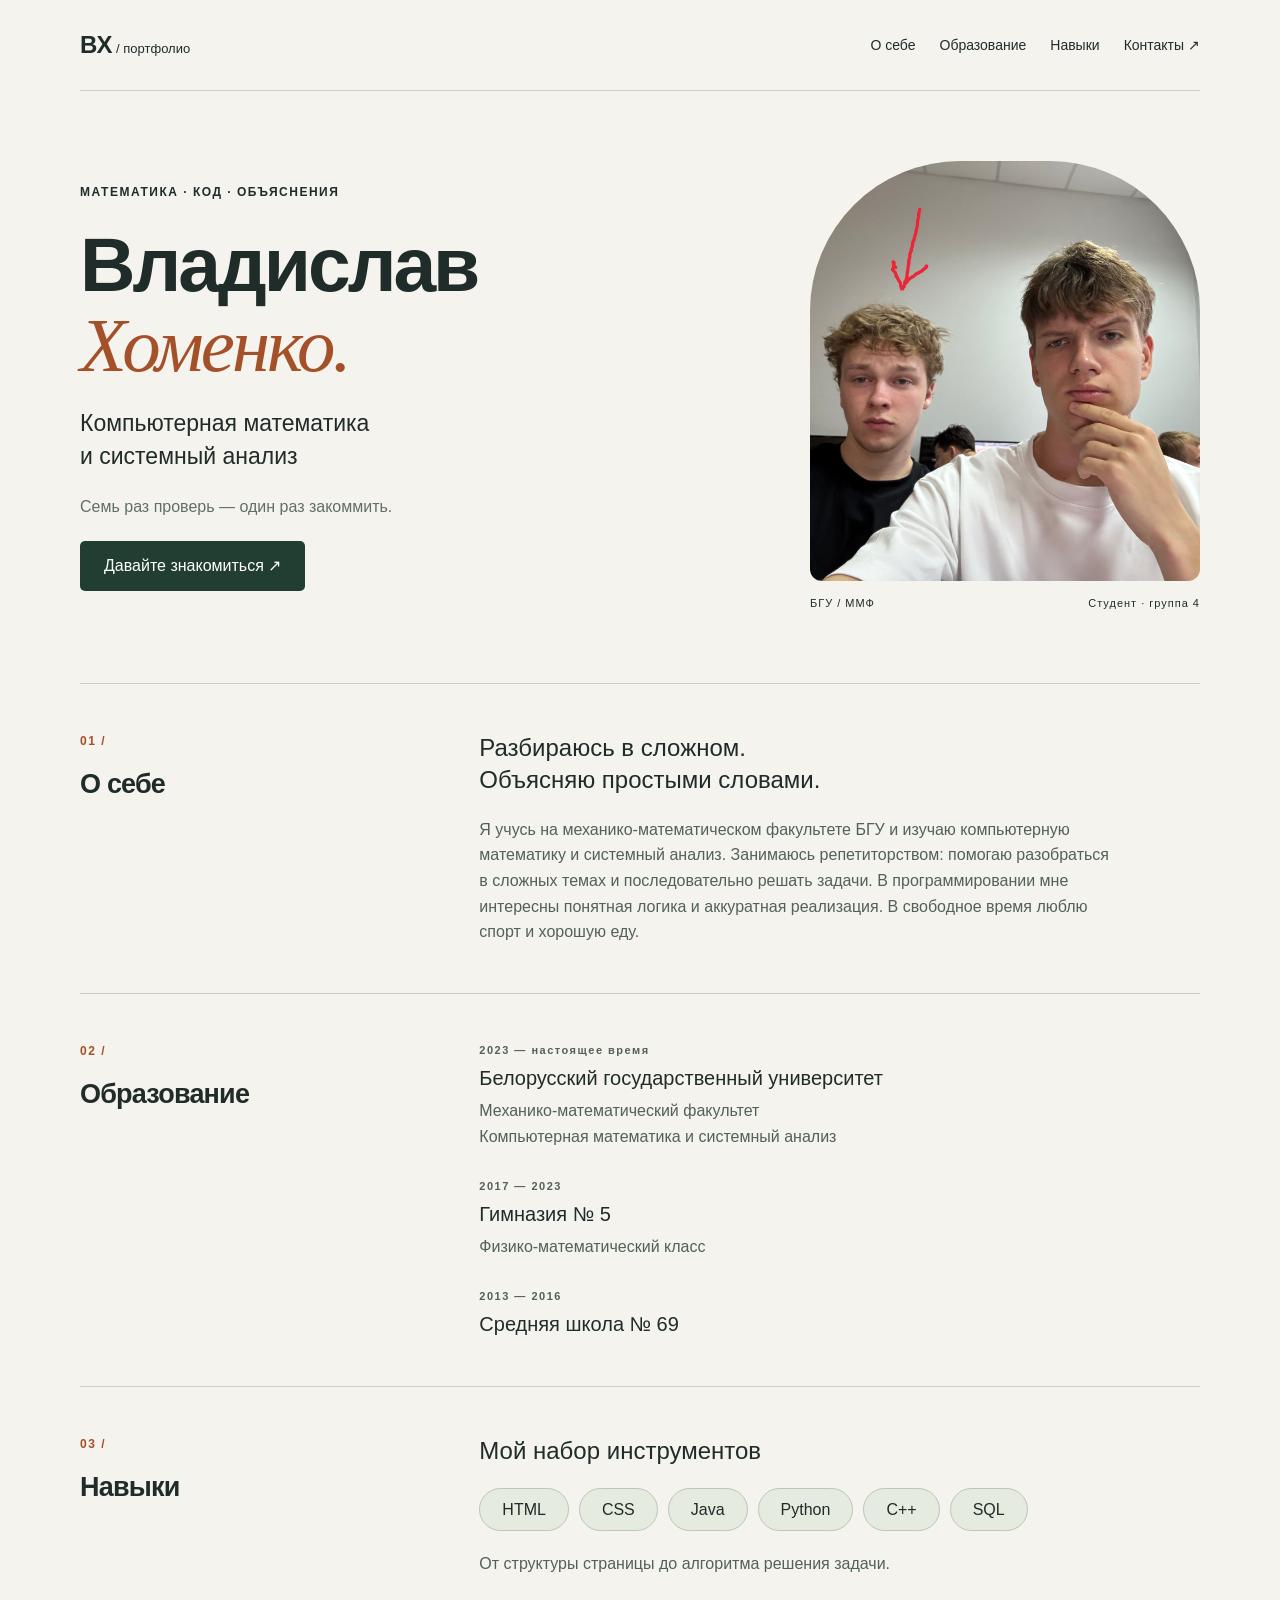
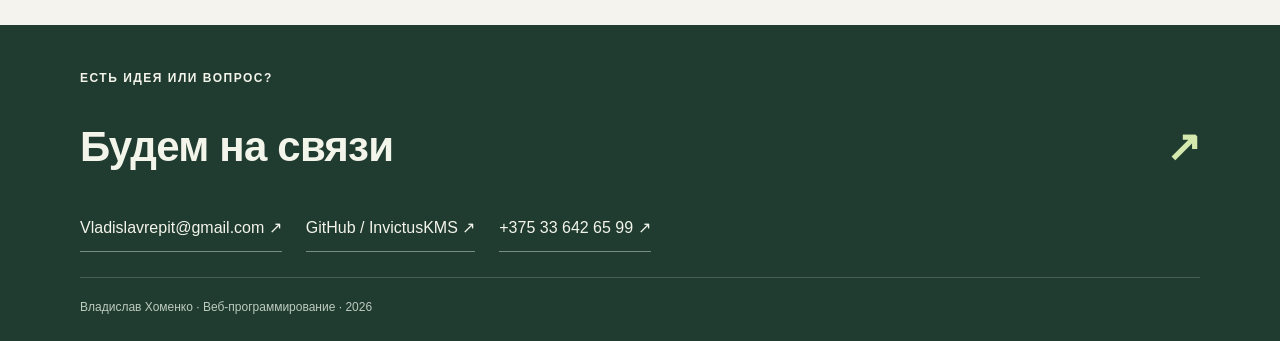
<file: task1/index.html>
<!DOCTYPE html>
<html lang="ru">
<head>
  <meta charset="utf-8">
  <meta name="viewport" content="width=device-width, initial-scale=1">
  <title>Владислав Хоменко — портфолио</title>
  <link rel="stylesheet" href="style.css">
  
</head>
<body>
<header class="hero" id="top">
  <nav aria-label="Навигация по резюме"><a class="brand" href="#top">ВХ<span> / портфолио</span></a><ul><li><a href="#about">О себе</a></li><li><a href="#education">Образование</a></li><li><a href="#skills">Навыки</a></li><li><a href="#contacts">Контакты ↗</a></li></ul></nav>
  <section class="intro" aria-labelledby="name">
    <article class="intro-text"><p class="eyebrow">МАТЕМАТИКА · КОД · ОБЪЯСНЕНИЯ</p><h1 id="name">Владислав<br><em>Хоменко.</em></h1><p class="lead">Компьютерная математика<br>и системный анализ</p><p class="motto">Семь раз проверь — один раз закоммить.</p><a class="button" href="#contacts">Давайте знакомиться ↗</a></article>
    <figure><img src="avatar.png" alt="Аватар Владислава Хоменко" width="400" height="420"><figcaption><span>БГУ / ММФ</span><span>Студент · группа 4</span></figcaption></figure>
  </section>
</header>
<main>
  <section id="about" class="row"><header class="section-title"><span class="number">01 /</span><h2>О себе</h2></header><article class="section-content"><h3>Разбираюсь в сложном.<br>Объясняю простыми словами.</h3><p>Я учусь на механико-математическом факультете БГУ и изучаю компьютерную математику и системный анализ. Занимаюсь репетиторством: помогаю разобраться в сложных темах и последовательно решать задачи. В программировании мне интересны понятная логика и аккуратная реализация. В свободное время люблю спорт и хорошую еду.</p></article></section>
  <section id="education" class="row"><header class="section-title"><span class="number">02 /</span><h2>Образование</h2></header><ul class="education section-content"><li><span class="date">2023 — настоящее время</span><h3>Белорусский государственный университет</h3><p>Механико-математический факультет<br>Компьютерная математика и системный анализ</p></li><li><span class="date">2017 — 2023</span><h3>Гимназия № 5</h3><p>Физико-математический класс</p></li><li><span class="date">2013 — 2016</span><h3>Средняя школа № 69</h3></li></ul></section>
  <section id="skills" class="row"><header class="section-title"><span class="number">03 /</span><h2>Навыки</h2></header><article class="section-content"><h3>Мой набор инструментов</h3><ul class="skills"><li>HTML</li><li>CSS</li><li>Java</li><li>Python</li><li>C++</li><li>SQL</li></ul><p>От структуры страницы до алгоритма решения задачи.</p></article></section>
</main>
<footer id="contacts"><p class="eyebrow">ЕСТЬ ИДЕЯ ИЛИ ВОПРОС?</p><h2>Будем на связи<span>↗</span></h2><ul class="contact-links"><li><a href="mailto:Vladislavrepit@gmail.com">Vladislavrepit@gmail.com ↗</a></li><li><a href="https://github.com/InvictusKMS">GitHub / InvictusKMS ↗</a></li><li><a href="tel:+375336426599">+375 33 642 65 99 ↗</a></li></ul><p class="copyright">Владислав Хоменко · Веб-программирование · 2026</p></footer>
</body>
</html>
</file>
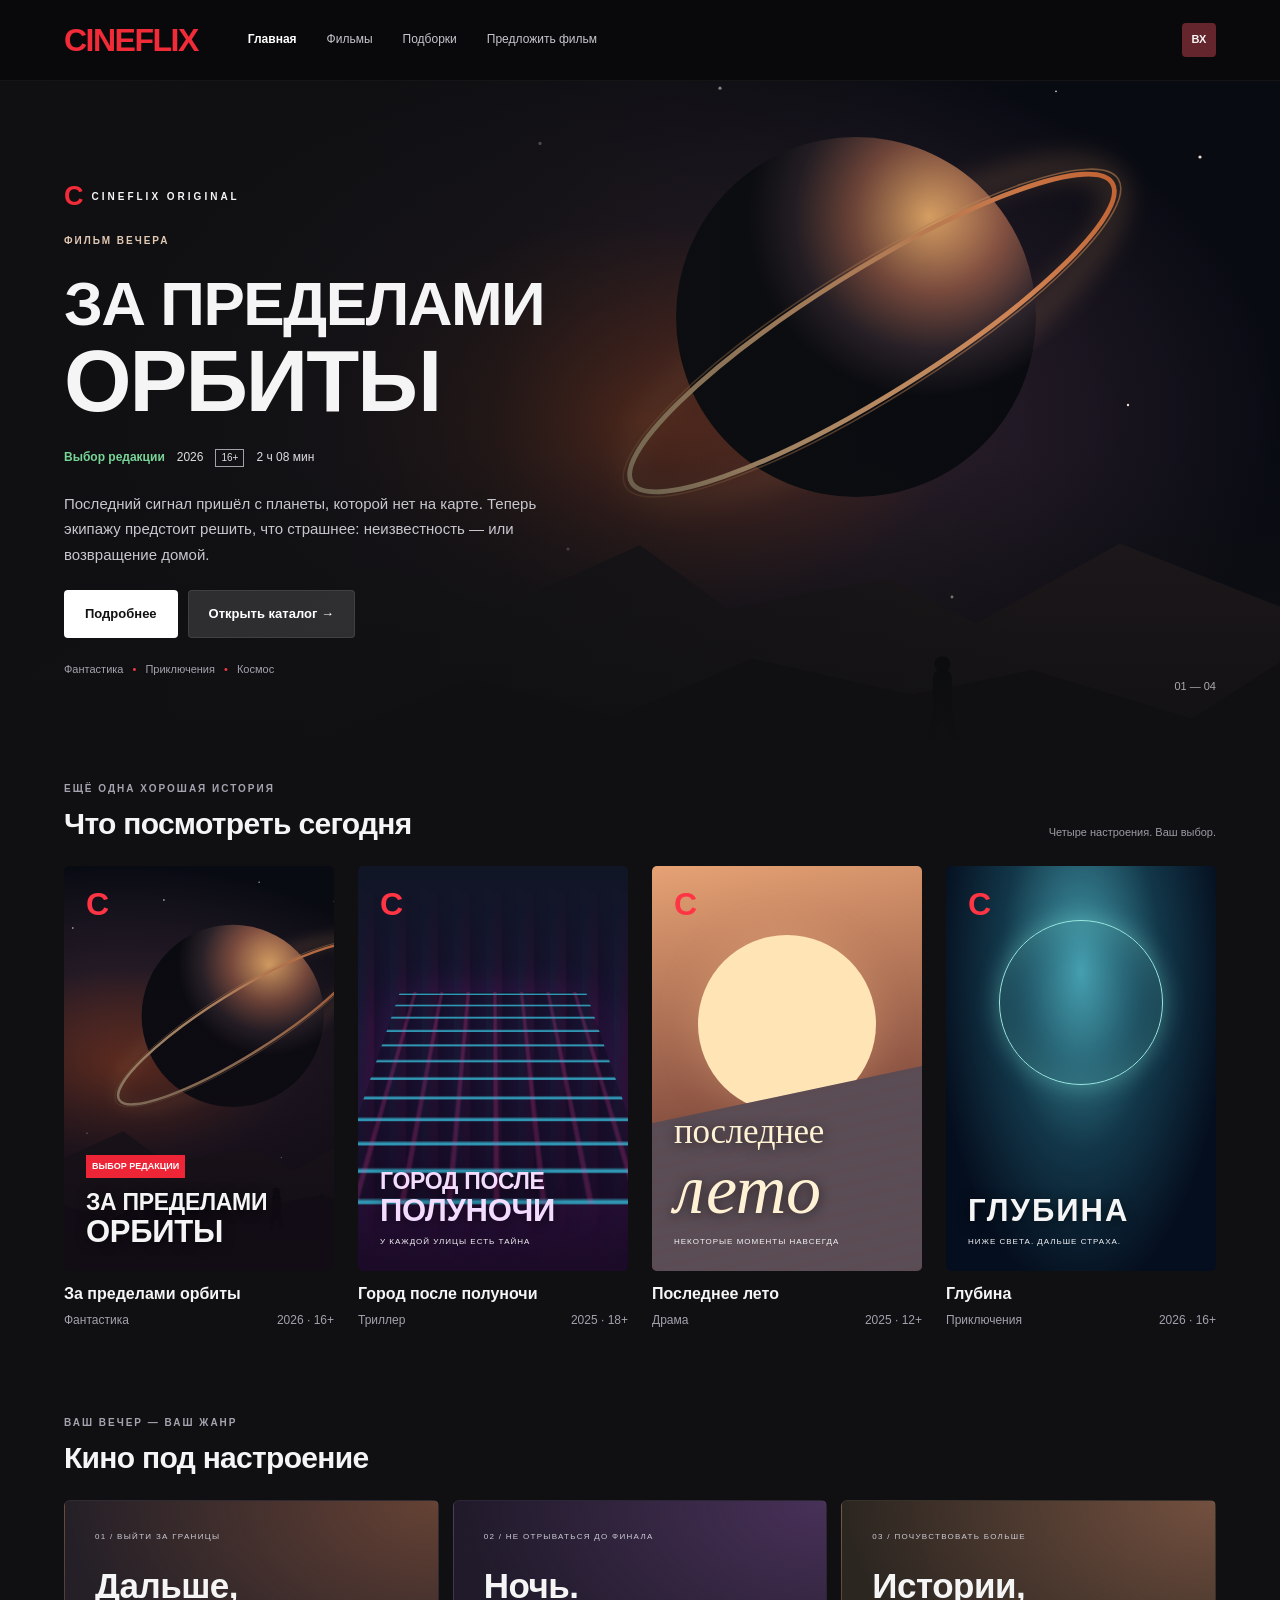
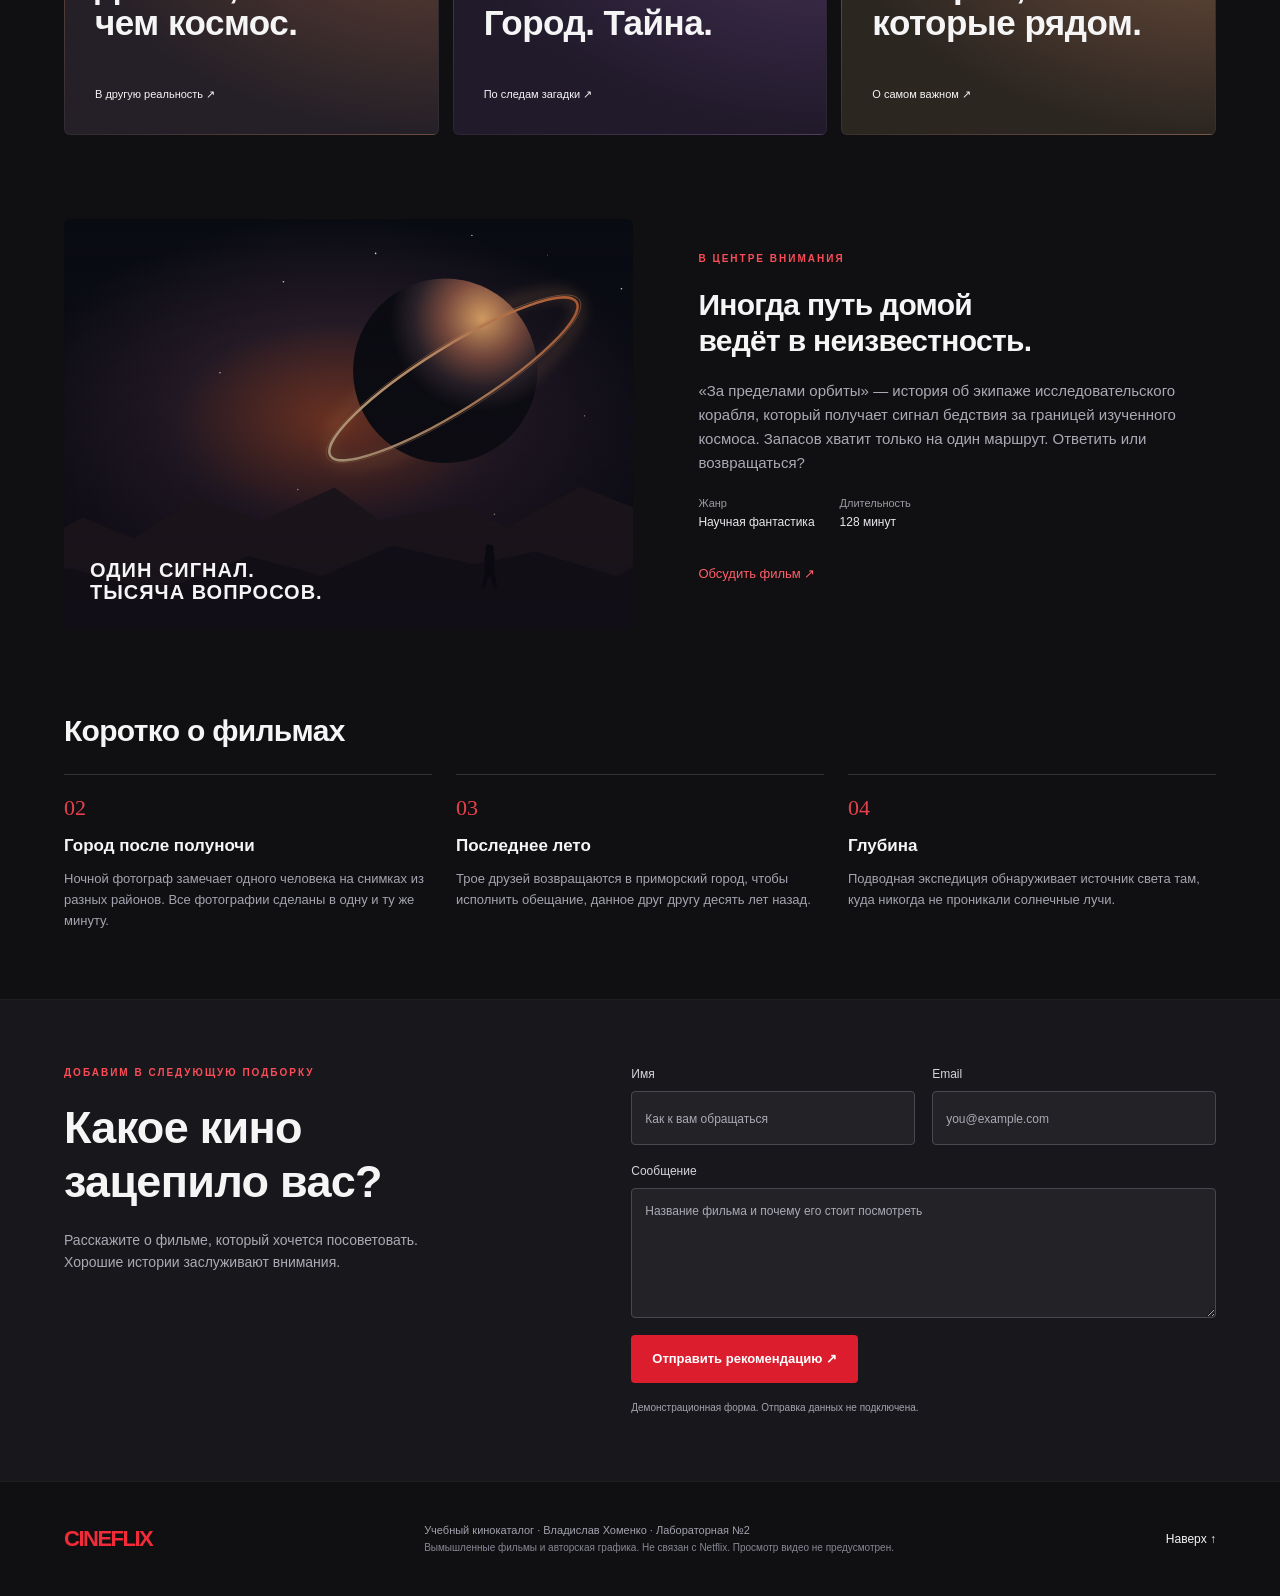
<file: task2/index.html>
<!DOCTYPE html>
<html lang="ru">

<head>
    <meta charset="utf-8">
    <meta name="viewport" content="width=device-width, initial-scale=1">
    <title>CINEFLIX — кино под настроение</title>
    <link rel="stylesheet" href="style.css">
</head>

<body>
    <header class="site-header"><a class="logo" href="#home" aria-label="Cineflix — главная">CINEFLIX</a>
        <nav class="desktop-nav" aria-label="Основная навигация"><a href="#home" class="current">Главная</a><a
                href="#films">Фильмы</a><a href="#collections">Подборки</a><a href="#contact">Предложить фильм</a></nav>
        <span class="profile" aria-label="Профиль Владислава">ВХ</span>
        <details class="mobile-nav">
            <summary aria-label="Открыть меню"><span></span><span></span><span></span></summary>
            <nav aria-label="Мобильная навигация"><a href="#home">Главная</a><a href="#films">Фильмы</a><a
                    href="#collections">Подборки</a><a href="#contact">Предложить фильм</a></nav>
        </details>
    </header>
    <main id="home">
        <section class="hero" aria-labelledby="hero-title">
            <article class="hero-content">
                <p class="original"><b>C</b> CINEFLIX ORIGINAL</p>
                <p class="eyebrow">ФИЛЬМ ВЕЧЕРА</p>
                <h1 id="hero-title">ЗА ПРЕДЕЛАМИ<br><span>ОРБИТЫ</span></h1>
                <div class="metadata"><span class="match">Выбор редакции</span><span>2026</span><span
                        class="age">16+</span><span>2 ч 08 мин</span></div>
                <p class="description">Последний сигнал пришёл с планеты, которой нет на карте. Теперь экипажу предстоит
                    решить, что страшнее: неизвестность — или возвращение домой.</p>
                <div class="hero-actions"><a class="button light" href="#premiere">Подробнее</a><a
                        class="button translucent" href="#films">Открыть каталог →</a></div>
                <p class="hero-genres">Фантастика <span>•</span> Приключения <span>•</span> Космос</p>
            </article><span class="hero-number" aria-hidden="true">01 — 04</span>
        </section>
        <section id="films" class="catalog section-wrap">
            <header class="section-heading">
                <div>
                    <p class="eyebrow">ЕЩЁ ОДНА ХОРОШАЯ ИСТОРИЯ</p>
                    <h2>Что посмотреть сегодня</h2>
                </div><span class="section-note">Четыре настроения. Ваш выбор.</span>
            </header>
            <div class="movie-grid">
                <article class="movie-card"><a class="poster poster-orbit" href="#premiere"
                        aria-label="За пределами орбиты — описание"><span class="poster-brand">C</span><span
                            class="poster-tag">ВЫБОР РЕДАКЦИИ</span><span class="poster-title">ЗА
                            ПРЕДЕЛАМИ<br><b>ОРБИТЫ</b></span></a>
                    <div class="movie-info">
                        <h3>За пределами орбиты</h3>
                        <p>Фантастика <span>2026 · 16+</span></p>
                    </div>
                </article>
                <article class="movie-card"><a class="poster poster-city" href="#film-city"
                        aria-label="Город после полуночи — описание"><span class="poster-brand">C</span><span
                            class="city-lines" aria-hidden="true"></span><span class="poster-title">ГОРОД
                            ПОСЛЕ<br><b>ПОЛУНОЧИ</b></span><span class="poster-caption">У КАЖДОЙ УЛИЦЫ ЕСТЬ
                            ТАЙНА</span></a>
                    <div class="movie-info">
                        <h3>Город после полуночи</h3>
                        <p>Триллер <span>2025 · 18+</span></p>
                    </div>
                </article>
                <article class="movie-card"><a class="poster poster-summer" href="#film-summer"
                        aria-label="Последнее лето — описание"><span class="poster-brand">C</span><span class="sun"
                            aria-hidden="true"></span><span class="poster-title">последнее<br><b>лето</b></span><span
                            class="poster-caption">НЕКОТОРЫЕ МОМЕНТЫ НАВСЕГДА</span></a>
                    <div class="movie-info">
                        <h3>Последнее лето</h3>
                        <p>Драма <span>2025 · 12+</span></p>
                    </div>
                </article>
                <article class="movie-card"><a class="poster poster-depth" href="#film-depth"
                        aria-label="Глубина — описание"><span class="poster-brand">C</span><span class="depth-ring"
                            aria-hidden="true"></span><span class="poster-title"><b>ГЛУБИНА</b></span><span
                            class="poster-caption">НИЖЕ СВЕТА. ДАЛЬШЕ СТРАХА.</span></a>
                    <div class="movie-info">
                        <h3>Глубина</h3>
                        <p>Приключения <span>2026 · 16+</span></p>
                    </div>
                </article>
            </div>
        </section>
        <section id="collections" class="section-wrap collections">
            <header class="section-heading">
                <div>
                    <p class="eyebrow">ВАШ ВЕЧЕР — ВАШ ЖАНР</p>
                    <h2>Кино под настроение</h2>
                </div>
            </header>
            <div class="collection-grid"><a class="collection space" href="#premiere"><span>01 / ВЫЙТИ ЗА ГРАНИЦЫ</span>
                    <h3>Дальше,<br>чем космос.</h3><span class="collection-link">В другую реальность ↗</span>
                </a><a class="collection night" href="#film-city"><span>02 / НЕ ОТРЫВАТЬСЯ ДО ФИНАЛА</span>
                    <h3>Ночь.<br>Город. Тайна.</h3><span class="collection-link">По следам загадки ↗</span>
                </a><a class="collection warm" href="#film-summer"><span>03 / ПОЧУВСТВОВАТЬ БОЛЬШЕ</span>
                    <h3>Истории,<br>которые рядом.</h3><span class="collection-link">О самом важном ↗</span>
                </a></div>
        </section>
        <section id="premiere" class="section-wrap premiere">
            <div class="premiere-art" role="img" aria-label="Кольца далёкой планеты над скалистым горизонтом"><span>ОДИН
                    СИГНАЛ.<br>ТЫСЯЧА ВОПРОСОВ.</span></div>
            <article>
                <p class="eyebrow red">В ЦЕНТРЕ ВНИМАНИЯ</p>
                <h2>Иногда путь домой<br>ведёт в неизвестность.</h2>
                <p>«За пределами орбиты» — история об экипаже исследовательского корабля, который получает сигнал
                    бедствия за границей изученного космоса. Запасов хватит только на один маршрут. Ответить или
                    возвращаться?</p>
                <div class="film-facts"><span>Жанр<br><b>Научная фантастика</b></span><span>Длительность<br><b>128
                            минут</b></span></div><a class="text-link" href="#contact">Обсудить фильм ↗</a>
            </article>
        </section>
        <section class="section-wrap stories" aria-labelledby="stories-title">
            <h2 id="stories-title">Коротко о фильмах</h2>
            <div class="story-grid">
                <article id="film-city"><span class="story-index">02</span>
                    <h3>Город после полуночи</h3>
                    <p>Ночной фотограф замечает одного человека на снимках из разных районов. Все фотографии сделаны в
                        одну и ту же минуту.</p>
                </article>
                <article id="film-summer"><span class="story-index">03</span>
                    <h3>Последнее лето</h3>
                    <p>Трое друзей возвращаются в приморский город, чтобы исполнить обещание, данное друг другу десять
                        лет назад.</p>
                </article>
                <article id="film-depth"><span class="story-index">04</span>
                    <h3>Глубина</h3>
                    <p>Подводная экспедиция обнаруживает источник света там, куда никогда не проникали солнечные лучи.
                    </p>
                </article>
            </div>
        </section>
        <section id="contact" class="section-wrap contact">
            <header>
                <p class="eyebrow red">ДОБАВИМ В СЛЕДУЮЩУЮ ПОДБОРКУ</p>
                <h2>Какое кино<br>зацепило вас?</h2>
                <p>Расскажите о фильме, который хочется посоветовать. Хорошие истории заслуживают внимания.</p>
            </header>
            <form>
                <div class="form-row">
                    <div class="field"><label for="name">Имя</label><input id="name" name="name"
                            autocomplete="given-name" placeholder="Как к вам обращаться" required></div>
                    <div class="field"><label for="email">Email</label><input id="email" name="email" type="email"
                            autocomplete="email" placeholder="you@example.com" required></div>
                </div>
                <div class="field"><label for="message">Сообщение</label><textarea id="message" name="message" rows="4"
                        placeholder="Название фильма и почему его стоит посмотреть" required></textarea></div><button
                    class="button red-button" type="button" aria-describedby="form-note">Отправить рекомендацию
                    ↗</button><small id="form-note">Демонстрационная форма. Отправка данных не подключена.</small>
            </form>
        </section>
    </main>
    <footer class="site-footer"><a href="#home" class="logo">CINEFLIX</a>
        <p>Учебный кинокаталог · Владислав Хоменко · Лабораторная №2<br><span>Вымышленные фильмы и авторская графика. Не
                связан с Netflix. Просмотр видео не предусмотрен.</span></p><a class="back-top" href="#home">Наверх
            ↑</a>
    </footer>
</body>

</html>
</file>
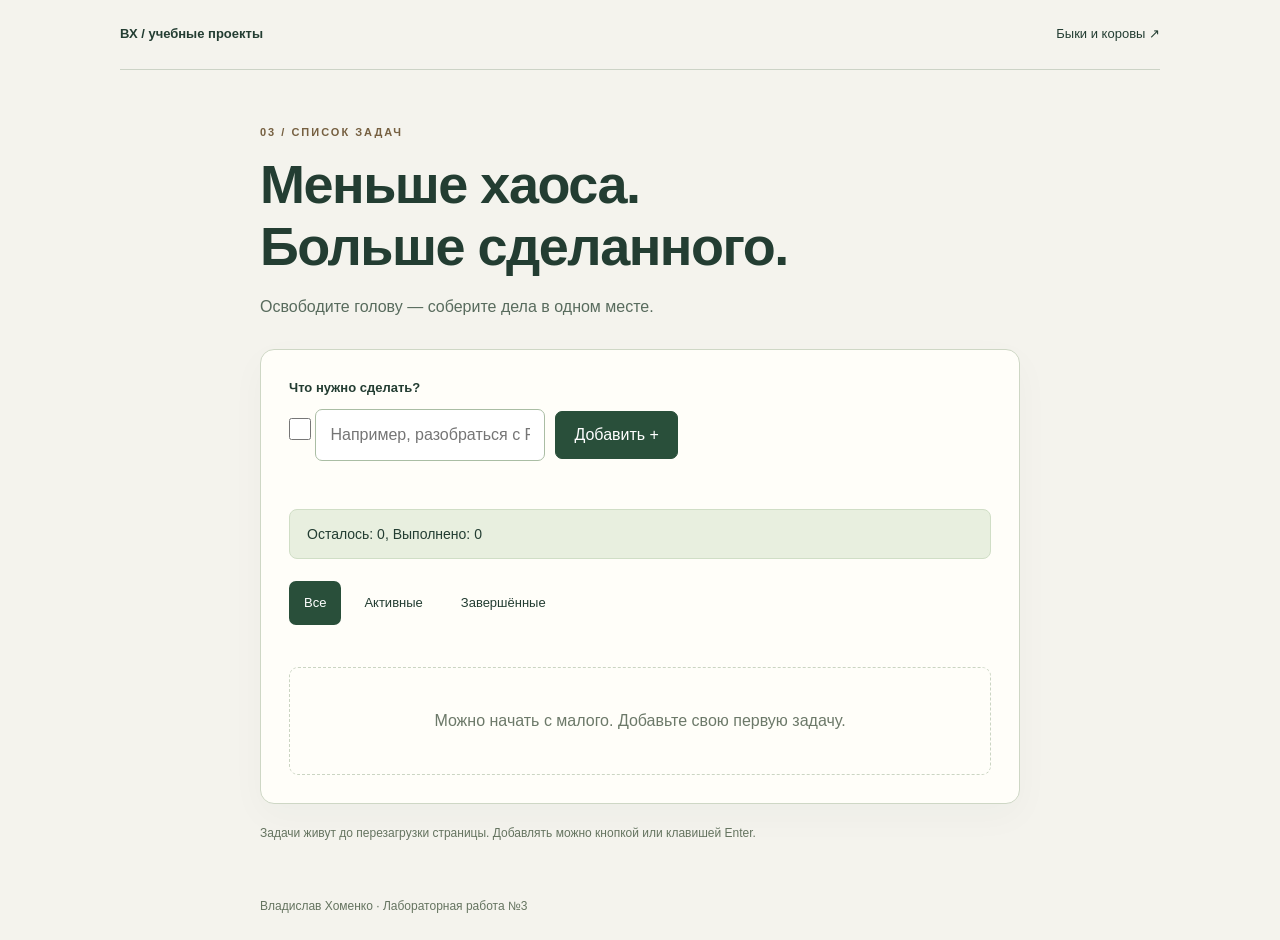
<file: task3/index.html>
<!DOCTYPE html>
<html lang="ru">

<head>
  <meta charset="utf-8">
  <meta name="viewport" content="width=device-width, initial-scale=1">
  <title>План на день — список задач</title>
  <link rel="stylesheet" href="style.css">
  <script src="script.js" defer></script>
</head>

<body>
  <header class="topbar"><a class="brand" href="../task1/index.html">ВХ / учебные проекты</a><a
      href="../task4/index.html">Быки и коровы ↗</a></header>
  <main>
    <header>
      <p class="eyebrow">03 / СПИСОК ЗАДАЧ</p>
      <h1>Меньше хаоса.<br>Больше сделанного.</h1>
      <p class="subtitle">Освободите голову — соберите дела в одном месте.</p>
    </header>
    <section class="panel" aria-label="План на день">

      <form id="task-form" class="entry-form" novalidate>
        <label for="task-input">Что нужно сделать?</label>

        <div class="input-row">
          <input type="checkbox" id="task-completed" aria-label="Задача уже выполнена">

          <input id="task-input" type="text" maxlength="240" autocomplete="off"
            placeholder="Например, разобраться с Flexbox" aria-describedby="feedback">
        </div>

        <button class="primary" type="submit">Добавить +</button>
      </form>
      <p id="feedback" class="feedback" role="status" aria-live="polite"></p>
      <p id="counter" class="stats" aria-live="polite">Осталось: 0, Выполнено: 0</p>
      <div class="filters" role="group" aria-label="Фильтр задач">
        <button type="button" data-filter="all" aria-pressed="true">Все</button>
        <button type="button" data-filter="active" aria-pressed="false">Активные</button>
        <button type="button" data-filter="completed" aria-pressed="false">Завершённые</button>
      </div>
      <ul id="task-list" aria-label="Задачи"></ul>
      <p id="empty" class="empty">
        <strong>Можно начать с малого.</strong>Добавьте свою первую задачу.
      </p>
    </section>
    <p class="footnote">Задачи живут до перезагрузки страницы. Добавлять можно кнопкой или клавишей Enter.</p>
  </main>
  <footer class="page-footer">Владислав Хоменко · Лабораторная работа №3</footer>
</body>

</html>
</file>
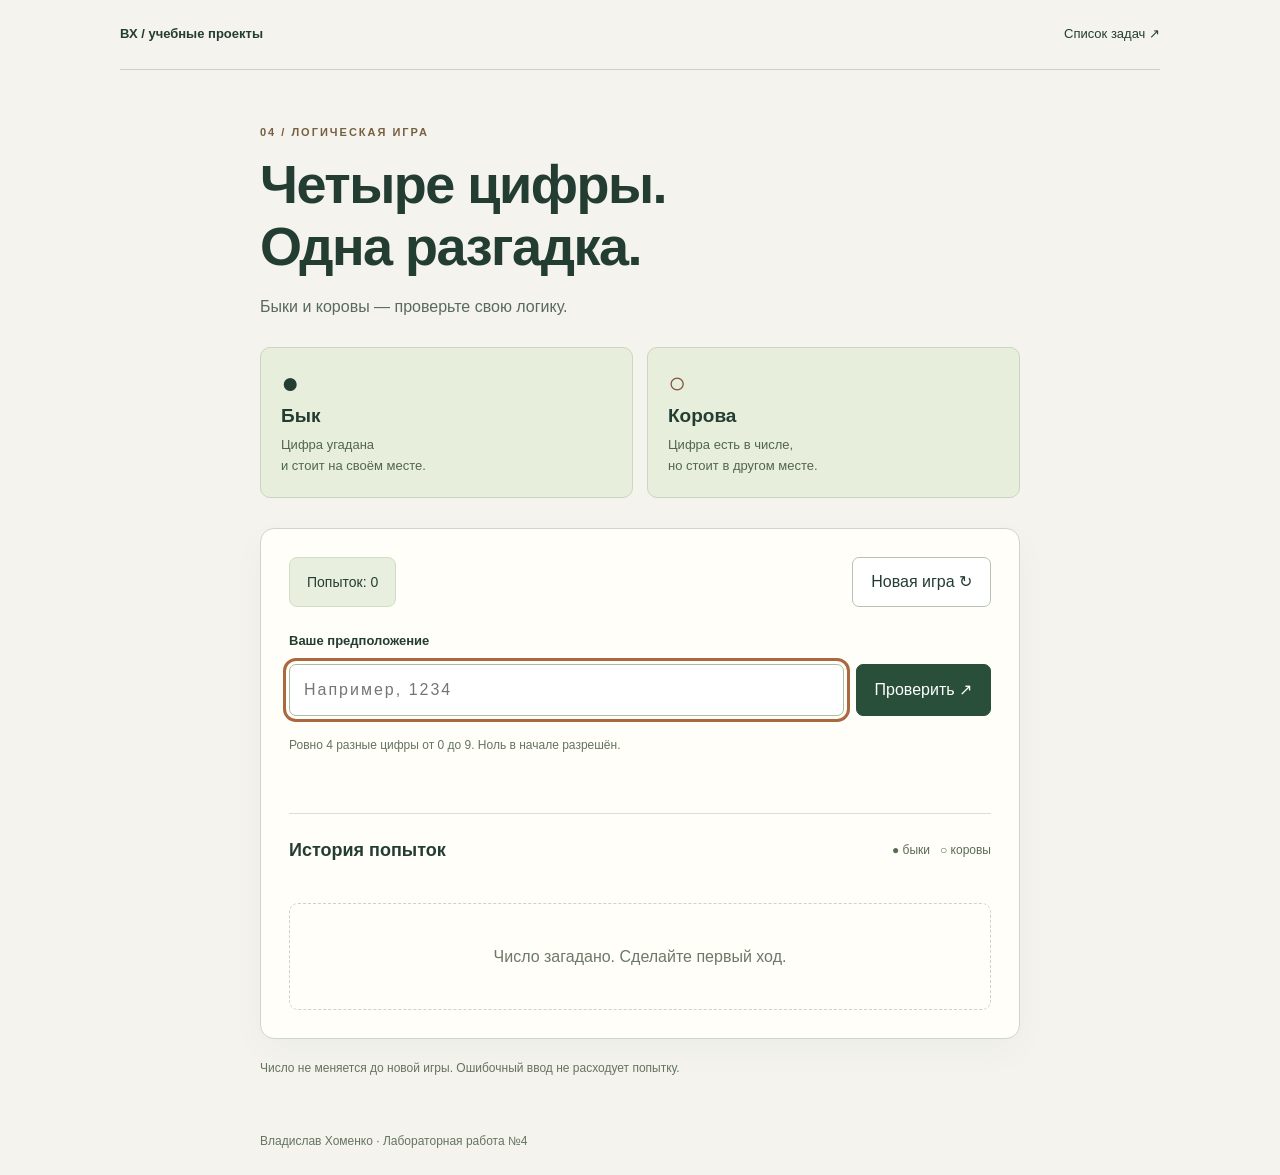
<file: task4/index.html>
<!DOCTYPE html>
<html lang="ru">
<head>
  <meta charset="utf-8">
  <meta name="viewport" content="width=device-width, initial-scale=1">
  <title>Быки и коровы — логическая игра</title>
  <link rel="stylesheet" href="style.css">
  <script src="script.js" defer></script>
</head>
<body><header class="topbar"><a class="brand" href="../task1/index.html">ВХ / учебные проекты</a><a href="../task3/index.html">Список задач ↗</a></header>
<main><header><p class="eyebrow">04 / ЛОГИЧЕСКАЯ ИГРА</p><h1>Четыре цифры.<br>Одна разгадка.</h1><p class="subtitle">Быки и коровы — проверьте свою логику.</p></header><section class="rules" aria-label="Правила"><article><span class="symbol">●</span><h2>Бык</h2><p>Цифра угадана<br>и стоит на своём месте.</p></article><article><span class="symbol cow">○</span><h2>Корова</h2><p>Цифра есть в числе,<br>но стоит в другом месте.</p></article></section><section class="panel" aria-label="Игровое поле"><div class="game-status"><p class="stats" id="counter" aria-live="polite">Попыток: 0</p><button type="button" id="new-game">Новая игра ↻</button></div><form class="entry-form" id="guess-form" novalidate><label for="guess-input">Ваше предположение</label><input id="guess-input" type="text" inputmode="numeric" autocomplete="off" placeholder="Например, 1234" aria-describedby="hint feedback"><button id="check" class="primary" type="submit">Проверить ↗</button></form><p id="hint" class="footnote">Ровно 4 разные цифры от 0 до 9. Ноль в начале разрешён.</p><p class="feedback" id="feedback" role="status" aria-live="polite"></p><header class="history-title"><h2>История попыток</h2><span>● быки &nbsp; ○ коровы</span></header><ol id="history" aria-label="История попыток"></ol><p id="empty" class="empty">Число загадано. Сделайте первый ход.</p></section><p class="footnote">Число не меняется до новой игры. Ошибочный ввод не расходует попытку.</p></main><footer class="page-footer">Владислав Хоменко · Лабораторная работа №4</footer>
</body>
</html>
</file>
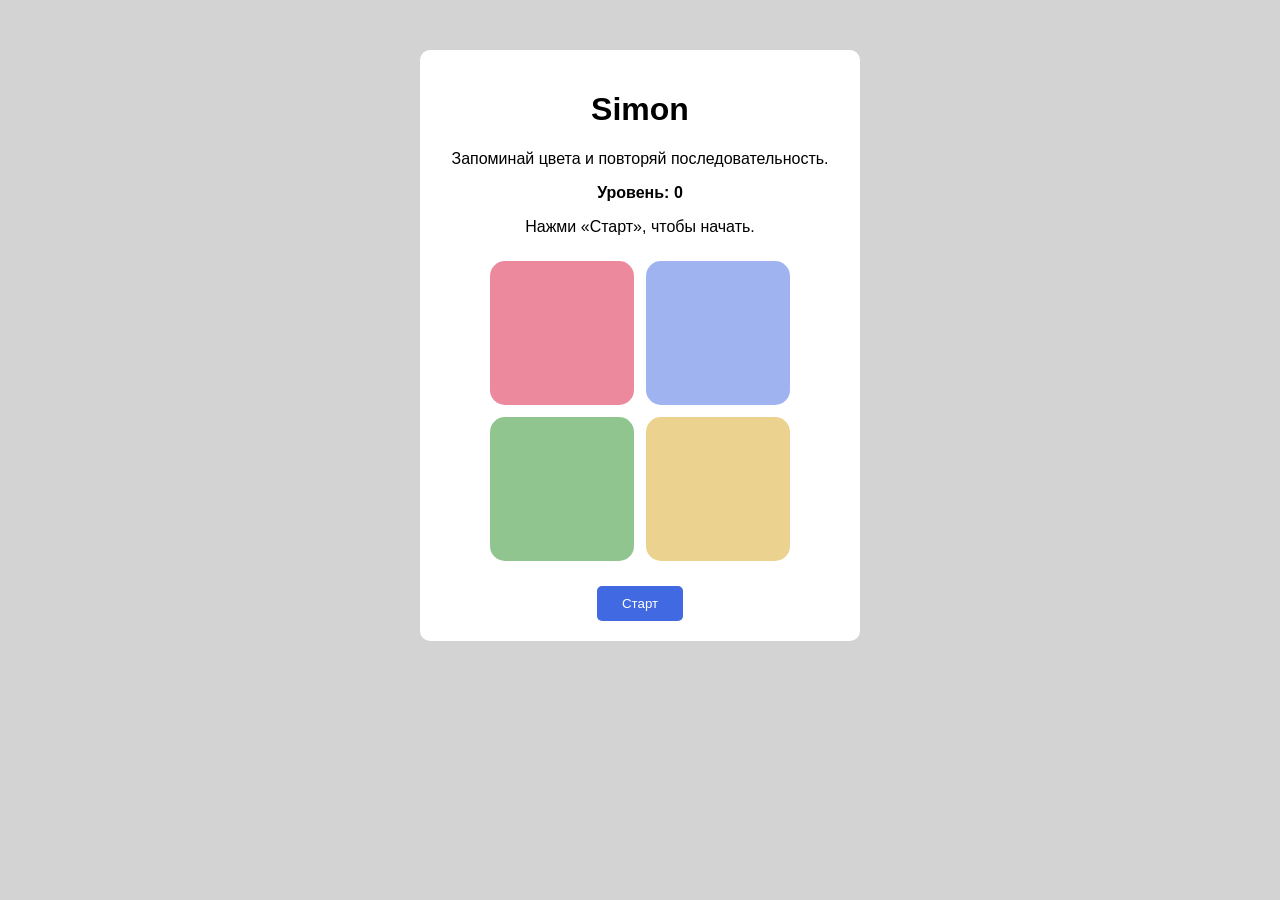
<file: task5/index.html>
<!DOCTYPE html>
<html lang="ru">
<head>
    <meta charset="UTF-8">
    <meta name="viewport" content="width=device-width, initial-scale=1.0">
    <title>Simon</title>
    <link rel="stylesheet" href="style.css">
    <script src="script.js" defer></script>
</head>
<body>
    <div class="game">
        <h1>Simon</h1>

        <p>Запоминай цвета и повторяй последовательность.</p>

        <p id="level">Уровень: 0</p>
        <p id="message">Нажми «Старт», чтобы начать.</p>

        <div class="board">
            <button class="sector red" type="button"
                    aria-label="Красный" disabled></button>

            <button class="sector blue" type="button"
                    aria-label="Синий" disabled></button>

            <button class="sector green" type="button"
                    aria-label="Зелёный" disabled></button>

            <button class="sector yellow" type="button"
                    aria-label="Жёлтый" disabled></button>
        </div>

        <button id="startButton" type="button">Старт</button>
    </div>
</body>
</html>
</file>
<file: task1/style.css>
* { box-sizing: border-box; }
html { scroll-behavior: smooth; }
body { margin: 0; background: #f5f3ee; color: #202c29; font-family: Arial, sans-serif; line-height: 1.6; display: flex; flex-direction: column; }
h1,h2,h3,p,figure { margin: 0; }
a { color: inherit; text-decoration: none; transition: color .2s, background .2s; }
a:hover { color: #9b471e; text-decoration: underline; }
a:focus-visible { outline: 3px solid #a15126; outline-offset: 6px; }
ul { padding: 0; margin: 0; list-style: none; }
.hero,main,footer { padding: 0 max(6%, calc((100% - 1120px) / 2)); }
nav { display: flex; justify-content: space-between; align-items: center; gap: 24px; flex-wrap: wrap; padding: 26px 0; border-bottom: 1px solid #c9cec6; }
.brand { font-weight: 800; font-size: 24px; }.brand span { font-size: 13px; font-weight: 400; }
nav ul { display: flex; flex-wrap: wrap; gap: 24px; font-size: 14px; }
.intro { display: flex; align-items: center; justify-content: space-between; gap: 48px; padding: 70px 0; flex-wrap: wrap; }
.intro-text { display: flex; flex: 1 1 390px; flex-direction: column; align-items: flex-start; gap: 22px; }
.eyebrow,.number,.date { font-size: 12px; letter-spacing: 1.5px; font-weight: 700; }
h1 { font-size: clamp(44px,6vw,82px); line-height: 1.04; letter-spacing: -3px; font-weight: 600; }h1 em { font-family: Georgia,serif; font-weight: 400; color: #a45129; }
.lead { font-size: 23px; line-height: 1.4; }.motto { color: #626e68; }
.button { display: inline-flex; align-items: center; min-height: 48px; background: #223d32; color: #fff; padding: 12px 24px; border-radius: 5px; }.button:hover { background: #345446; color: #fff; }
figure { display: flex; flex: 0 1 390px; flex-direction: column; gap: 14px; }figure img { width: 100%; height: 420px; object-fit: cover; border-radius: 150px 150px 12px 12px; background: #d5ded1; }figcaption { display: flex; justify-content: space-between; gap: 12px; font-size: 11px; letter-spacing: 1px; }
main { display: flex; flex-direction: column; }.row { display: flex; gap: 44px; flex-wrap: wrap; padding: 48px 0; border-top: 1px solid #c9cec6; }.section-title { display: flex; flex-direction: column; gap: 12px; flex: 1 1 220px; }.number { color: #a45129; }h2 { font-size: 27px; letter-spacing: -.8px; }.section-content { flex: 2 1 450px; display: flex; flex-direction: column; gap: 20px; }h3 { font-size: 24px; line-height: 1.35; font-weight: 500; }.section-content p { color: #526159; max-width: 640px; }.education { gap: 28px; }.education li { display: flex; flex-direction: column; gap: 6px; }.date { color: #526159; font-size: 11px; }.education h3 { font-size: 20px; }.skills { display: flex; flex-wrap: wrap; gap: 10px; }.skills li { border: 1px solid #b9c6b8; background: #e5ecdf; padding: 8px 22px; border-radius: 30px; }
footer { background: #203b30; color: #f3f4ea; display: flex; flex-direction: column; gap: 25px; padding-top: 44px; padding-bottom: 24px; }footer h2 { display: flex; justify-content: space-between; font-size: 42px; }footer h2 span { color: #d4e9ad; }.contact-links { display: flex; gap: 24px; flex-wrap: wrap; }.contact-links a { display: inline-flex; padding: 10px 0; border-bottom: 1px solid #768d7f; overflow-wrap: anywhere; }.contact-links a:hover { color: #d4e9ad; }.copyright { font-size: 12px; color: #bdcbbf; border-top: 1px solid #496154; padding-top: 20px; }
</file>
<file: task2/style.css>
* {
    box-sizing: border-box;
}

html {
    scroll-behavior: smooth;
    scroll-padding-top: 24px;
}

body {
    margin: 0;
    background: #101012;
    color: #f5f5f6;
    font: 16px/1.6 Arial, sans-serif;
}

h1,
h2,
h3,
p {
    margin: 0;
}

a {
    color: inherit;
    text-decoration: none;
}

button,
input,
textarea {
    font: inherit;
}

a,
button,
summary {
    -webkit-tap-highlight-color: transparent;
}

a:focus-visible,
summary:focus-visible {
    outline: 3px solid #fff;
    outline-offset: 5px;
}

button {
    cursor: pointer;
}

.site-header {
    display: grid;
    grid-template-columns: 1fr auto auto;
    gap: 12px;
    align-items: center;
    padding: 15px 20px;
    background: #09090b;
    border-bottom: 1px solid #ffffff0c;
}

.logo {
    display: flex;
    align-items: center;
    min-height: 44px;
    color: #f12b38;
    font-size: 27px;
    line-height: 1;
    font-weight: 900;
    letter-spacing: -1.5px;
}

.desktop-nav {
    display: none;
}

.profile {
    display: flex;
    align-items: center;
    justify-content: center;
    background: #65252c;
    border-radius: 4px;
    width: 34px;
    height: 34px;
    font-size: 11px;
    font-weight: bold;
}

.mobile-nav summary {
    display: flex;
    flex-direction: column;
    align-items: center;
    justify-content: center;
    width: 44px;
    min-height: 44px;
    gap: 5px;
    list-style: none;
    cursor: pointer;
}

.mobile-nav summary::-webkit-details-marker {
    display: none;
}

.mobile-nav summary span {
    width: 23px;
    height: 2px;
    background: #fff;
}

.mobile-nav[open] {
    grid-column: 1/-1;
}

.mobile-nav nav {
    display: flex;
    flex-direction: column;
}

.mobile-nav nav a {
    display: flex;
    align-items: center;
    min-height: 44px;
    font-size: 14px;
}

.mobile-nav a:hover {
    color: #ff5a63;
}

main {
    display: grid;
    grid-template-columns: minmax(0, 1fr);
    grid-template-rows: auto auto auto auto auto auto;
}

.hero {
    display: grid;
    grid-template-columns: minmax(0, 1fr);
    grid-template-rows: 180px auto;
    background: linear-gradient(0deg, #101012 1%, #101012e6 40%, #10101200 90%), url('img/orbit.svg') 67% top / auto 450px no-repeat;
    padding: 20px;
}

.hero-content {
    grid-row: 2;
    display: flex;
    flex-direction: column;
    align-items: flex-start;
    gap: 18px;
}

.original {
    display: flex;
    align-items: center;
    gap: 10px;
    font-size: 10px;
    letter-spacing: 3px;
    font-weight: 700;
}

.original b {
    font-size: 27px;
    color: #f12b38;
    line-height: 1;
    letter-spacing: -2px;
}

.eyebrow {
    font-size: 10px;
    font-weight: 700;
    letter-spacing: 2px;
    color: #a4a4b0;
}

.hero .eyebrow {
    color: #e2c9b4;
}

.hero h1 {
    font-size: clamp(36px, 7.8vw, 64px);
    font-weight: 900;
    line-height: 1.03;
    letter-spacing: -1.5px;
}

.hero h1 span {
    font-size: 1.4em;
    letter-spacing: -2px;
}

.metadata {
    display: flex;
    flex-wrap: wrap;
    align-items: center;
    gap: 12px;
    font-size: 12px;
    color: #dddde2;
}

.match {
    color: #77d597;
    font-weight: 700;
}

.age {
    border: 1px solid #a1a1ac;
    padding: 0 5px;
    font-size: 10px;
}

.description {
    max-width: 530px;
    color: #c7c7ce;
    font-size: 14px;
    line-height: 1.7;
}

.hero-actions {
    display: flex;
    gap: 10px;
    flex-wrap: wrap;
}

.button {
    display: inline-flex;
    justify-content: center;
    align-items: center;
    min-height: 48px;
    border: 1px solid transparent;
    border-radius: 4px;
    padding: 12px 20px;
    font-size: 13px;
    font-weight: 700;
    transition: background .2s, transform .2s;
}

.light {
    background: #fff;
    color: #111;
}

.light:hover {
    background: #d6d6da;
}

.translucent {
    background: #ffffff20;
    color: #fff;
    border-color: #ffffff16;
}

.translucent:hover {
    background: #ffffff35;
}

.hero-genres {
    color: #a3a3af;
    font-size: 11px;
}

.hero-genres span {
    padding: 0 6px;
    color: #ed3845;
}

.hero-number {
    display: none;
}

.section-wrap {
    padding: 36px 20px;
    min-width: 0;
}

.section-heading {
    display: flex;
    align-items: flex-end;
    justify-content: space-between;
    flex-wrap: wrap;
    gap: 12px;
    margin-bottom: 24px;
}

.section-heading .eyebrow {
    margin-bottom: 9px;
}

h2 {
    font-size: 25px;
    line-height: 1.2;
    letter-spacing: -.7px;
}

.section-note {
    font-size: 11px;
    color: #9b9ba6;
}

.movie-grid {
    display: grid;
    grid-template-columns: repeat(2, minmax(0, 1fr));
    gap: 22px 12px;
}

.movie-card {
    min-width: 0;
}

.poster {
    display: flex;
    flex-direction: column;
    justify-content: space-between;
    align-items: flex-start;
    aspect-ratio: 2/3;
    padding: 13px;
    border-radius: 5px;
    overflow: hidden;
    position: relative;
    isolation: isolate;
    transition: transform .25s, box-shadow .25s;
}

.poster:hover {
    transform: translateY(-6px);
    box-shadow: 0 12px 30px #0009;
}

.poster-brand {
    font-size: 25px;
    font-weight: 900;
    color: #ff3444;
    line-height: 1;
    z-index: 1;
}

.poster-tag {
    background: #ed2536;
    color: white;
    font-size: 7px;
    font-weight: 700;
    padding: 4px 6px;
    margin-top: auto;
    margin-bottom: 12px;
    z-index: 1;
}

.poster-title {
    font-size: clamp(12px, 3.3vw, 24px);
    font-weight: 800;
    line-height: 1.1;
    letter-spacing: -.3px;
    z-index: 1;
    text-shadow: 0 2px 12px #0008;
}

.poster-title b {
    font-size: 1.35em;
}

.poster-caption {
    font-size: 6px;
    letter-spacing: 1px;
    z-index: 1;
    margin-top: 8px;
}

.poster-orbit {
    background: linear-gradient(0deg, #120c15, transparent 90%), url('img/orbit.svg') 70% 20% / auto 100%;
}

.poster-city {
    background: linear-gradient(0deg, #170a24, #240a4066 60%, #101626), repeating-linear-gradient(90deg, #044a6655 0px, #4b174277 15px, #0a0f19 17px, #101829 32px);
}

.poster-city .poster-title {
    margin-top: auto;
    color: #f4dcff;
}

.city-lines {
    position: absolute;
    inset: 25% 6% 25%;
    transform: perspective(100px) rotateX(16deg);
    background: repeating-linear-gradient(90deg, transparent 0 17px, #fc3fa333 18px 21px, transparent 22px 34px), repeating-linear-gradient(0deg, #35b8d5cc 0 2px, transparent 3px 18px);
    box-shadow: 0 0 60px #de22d922;
    z-index: -1;
}

.poster-summer {
    background: linear-gradient(170deg, #e6a274, #7d473b 65%, #242735);
}

.sun {
    position: absolute;
    width: 66%;
    aspect-ratio: 1;
    top: 17%;
    left: 17%;
    border-radius: 50%;
    background: #ffe4b6;
    box-shadow: 0 0 40px #efb58355;
    z-index: -1;
}

.poster-summer::after {
    content: '';
    position: absolute;
    inset: 57% -20% -10%;
    background: repeating-linear-gradient(0deg, #663f4222 0 5px, transparent 6px 14px), #5a4d55;
    transform: rotate(-12deg);
    z-index: -1;
}

.poster-summer .poster-title {
    font-family: Georgia, serif;
    font-weight: 400;
    font-size: clamp(20px, 4vw, 34px);
    margin-top: auto;
    color: #fff2d4;
}

.poster-summer .poster-title b {
    font-weight: 400;
    font-style: italic;
    font-size: 2em;
}

.poster-depth {
    background: radial-gradient(ellipse at 50% 26%, #459faf, #123749 42%, #050e1e 77%);
}

.poster-depth .poster-title {
    margin-top: auto;
    letter-spacing: 2px;
}

.depth-ring {
    width: 73%;
    aspect-ratio: 1;
    border: 1px solid #9ae8e2;
    border-radius: 50%;
    align-self: center;
    box-shadow: 0 0 25px #7ddfd366, inset 0 0 35px #7ddfd344;
}

.movie-info {
    padding-top: 12px;
}

.movie-info h3 {
    font-size: 12px;
    line-height: 1.4;
    font-weight: 600;
}

.movie-info p {
    font-size: 10px;
    color: #a2a2ae;
    margin-top: 6px;
    display: flex;
    flex-wrap: wrap;
    gap: 5px;
    justify-content: space-between;
}

.collection-grid {
    display: grid;
    gap: 14px;
}

.collection {
    display: flex;
    flex-direction: column;
    align-items: flex-start;
    gap: 25px;
    padding: 24px;
    min-height: 205px;
    border: 1px solid #ffffff0d;
    border-radius: 6px;
    transition: transform .2s;
}

.collection:hover {
    transform: translateY(-4px);
}

.collection>span:first-child {
    font-size: 8px;
    letter-spacing: 1.3px;
    color: #cccbd5;
}

.collection h3 {
    font-size: 28px;
    line-height: 1.05;
    letter-spacing: -.5px;
}

.collection-link {
    font-size: 11px;
    margin-top: auto;
}

.space {
    background: radial-gradient(ellipse at right top, #654234, transparent 70%), #252027;
}

.night {
    background: radial-gradient(ellipse at right top, #483158, transparent 70%), #201a2a;
}

.warm {
    background: radial-gradient(ellipse at right top, #73503f, transparent 70%), #2c2621;
}

.premiere {
    display: grid;
    gap: 25px;
}

.premiere-art {
    min-height: 280px;
    background: linear-gradient(0deg, #120d17aa, transparent), url('img/orbit.svg') 66% 30% / cover;
    border-radius: 6px;
    display: flex;
    align-items: flex-end;
    padding: 26px;
}

.premiere-art span {
    font-size: 20px;
    line-height: 1.1;
    font-weight: 800;
    letter-spacing: 1px;
}

.premiere article {
    display: flex;
    flex-direction: column;
    gap: 20px;
    align-items: flex-start;
}

.red {
    color: #fc4c58;
}

.premiere article>p:not(.eyebrow) {
    color: #aaaab6;
    font-size: 13px;
}

.film-facts {
    display: flex;
    gap: 25px;
    font-size: 11px;
    color: #9b9ba5;
}

.film-facts b {
    color: #e8e8ed;
    font-size: 12px;
    font-weight: 500;
}

.text-link {
    display: inline-flex;
    min-height: 44px;
    align-items: center;
    color: #ff5e69;
    font-size: 13px;
}

.text-link:hover {
    text-decoration: underline;
}

.stories>h2 {
    margin-bottom: 25px;
}

.story-grid {
    display: grid;
    gap: 24px;
}

.story-grid article {
    border-top: 1px solid #303035;
    padding-top: 20px;
    scroll-margin-top: 25px;
}

.story-index {
    color: #e8414d;
    font: 22px Georgia, serif;
}

.story-grid h3 {
    font-size: 17px;
    margin: 10px 0;
}

.story-grid p {
    color: #a4a4b0;
    font-size: 13px;
}

.contact {
    display: grid;
    gap: 30px;
    background: #18181c;
    margin-top: 25px;
    border-top: 1px solid #ffffff08;
    border-bottom: 1px solid #ffffff08;
    padding-top: 40px;
    padding-bottom: 40px;
}

.contact header {
    display: flex;
    flex-direction: column;
    gap: 20px;
}

.contact h2 {
    font-size: 35px;
}

.contact header>p:last-child {
    color: #aaaab4;
    font-size: 14px;
    max-width: 400px;
}

.contact form {
    display: flex;
    flex-direction: column;
    gap: 17px;
    min-width: 0;
}

.form-row {
    display: flex;
    flex-direction: column;
    gap: 17px;
}

.field {
    display: flex;
    flex-direction: column;
    gap: 7px;
    min-width: 0;
    flex: 1;
}

.field label {
    font-size: 12px;
    color: #d4d4dc;
}

.field input,
.field textarea {
    width: 100%;
    min-width: 0;
    min-height: 48px;
    padding: 13px;
    color: #fff;
    background: #222227;
    border: 1px solid #484850;
    border-radius: 4px;
    transition: border-color .2s, background .2s;
}

.field input::placeholder,
.field textarea::placeholder {
    color: #aaaab5;
    font-size: 12px;
}

.field input:hover,
.field textarea:hover {
    border-color: #858590;
}

.field input:focus,
.field textarea:focus {
    outline: 2px solid #ef4653;
    outline-offset: 2px;
    background: #28282e;
}

.field textarea {
    resize: vertical;
}

.red-button {
    color: white;
    background: #dc1d2d;
    align-self: flex-start;
}

.red-button:hover {
    background: #f62e40;
    transform: translateY(-2px);
}

.button:focus {
    outline: 2px solid #fff;
    outline-offset: 4px;
}

.contact small {
    color: #a3a3af;
    font-size: 10px;
}

.site-footer {
    display: flex;
    flex-wrap: wrap;
    align-items: center;
    justify-content: space-between;
    gap: 22px;
    padding: 35px 20px;
}

.site-footer .logo {
    font-size: 22px;
}

.site-footer p {
    color: #a2a2ae;
    font-size: 11px;
}

.site-footer p span {
    color: #888895;
    font-size: 10px;
}

.back-top {
    display: flex;
    align-items: center;
    min-height: 44px;
    font-size: 12px;
}

.back-top:hover {
    color: #ff5a63;
}

@media (min-width: 768px) {
    .site-header {
        padding: 18px 40px;
        grid-template-columns: auto 1fr auto;
        gap: 35px;
    }

    .desktop-nav {
        display: flex;
        align-items: center;
        gap: 23px;
        font-size: 12px;
    }

    .desktop-nav a {
        display: flex;
        align-items: center;
        min-height: 44px;
        color: #c6c6cf;
    }

    .desktop-nav .current {
        color: #fff;
        font-weight: 700;
    }

    .desktop-nav a:hover {
        color: #ff5a63;
    }

    .mobile-nav {
        display: none;
    }

    .hero {
        grid-template-columns: 1fr auto;
        grid-template-rows: auto;
        min-height: 610px;
        padding: 75px 40px 50px;
        align-items: center;
        background: linear-gradient(0deg, #101012, transparent 45%), linear-gradient(90deg, #101012 0%, #101012c9 38%, #10101200 80%), url('img/orbit.svg') 65% center / cover;
    }

    .hero-content {
        grid-row: 1;
    }

    .hero-number {
        display: block;
        align-self: end;
        font-size: 11px;
        color: #aaaaad;
    }

    .hero h1 {
        font-size: 48px;
    }

    .section-wrap {
        padding: 40px;
    }

    .movie-grid {
        grid-template-columns: repeat(4, minmax(0, 1fr));
        gap: 18px;
    }

    .poster-title {
        font-size: 15px;
    }

    .poster-summer .poster-title {
        font-size: 24px;
    }

    .movie-info h3 {
        font-size: 13px;
    }

    .collection-grid {
        grid-template-columns: repeat(3, minmax(0, 1fr));
    }

    .collection {
        padding: 22px;
    }

    .collection h3 {
        font-size: 25px;
    }

    .premiere {
        grid-template-columns: 1fr 1fr;
        align-items: center;
        gap: 34px;
    }

    .premiere-art {
        min-height: 340px;
    }

    .story-grid {
        grid-template-columns: repeat(3, minmax(0, 1fr));
    }

    .contact {
        grid-template-columns: 1fr 1.2fr;
        gap: 40px;
        padding-top: 50px;
        padding-bottom: 50px;
    }

    .site-footer {
        padding: 35px 40px;
    }
}

@media (min-width: 1200px) {
    .site-header {
        padding: 18px 5%;
        gap: 50px;
    }

    .logo {
        font-size: 32px;
    }

    .desktop-nav {
        gap: 30px;
    }

    .hero {
        padding: 85px 5% 65px;
        min-height: 680px;
    }

    .hero h1 {
        font-size: 62px;
    }

    .hero-content {
        gap: 23px;
    }

    .description {
        font-size: 15px;
    }

    .section-wrap {
        padding: 42px 5%;
    }

    .catalog {
        padding-top: 20px;
    }

    .movie-grid {
        gap: 24px;
    }

    .poster {
        padding: 22px;
    }

    .poster-title {
        font-size: 23px;
    }

    .poster-brand {
        font-size: 32px;
    }

    .poster-tag {
        font-size: 9px;
    }

    .poster-caption {
        font-size: 8px;
    }

    .poster-summer .poster-title {
        font-size: 35px;
    }

    .movie-info h3 {
        font-size: 16px;
    }

    .movie-info p {
        font-size: 12px;
    }

    h2 {
        font-size: 30px;
    }

    .collection {
        padding: 30px;
        min-height: 235px;
    }

    .collection h3 {
        font-size: 35px;
    }

    .premiere {
        grid-template-columns: 1.1fr 1fr;
        gap: 65px;
    }

    .premiere-art {
        min-height: 410px;
    }

    .premiere article>p:not(.eyebrow) {
        font-size: 15px;
    }

    .contact {
        padding-top: 65px;
        padding-bottom: 65px;
        gap: 80px;
    }

    .contact h2 {
        font-size: 45px;
    }

    .form-row {
        flex-direction: row;
    }

    .site-footer {
        padding: 35px 5%;
    }
}
</file>
<file: task3/style.css>
* {
    box-sizing: border-box;
}

body {
    margin: 0;
    min-height: 100vh;
    background: #f4f3ed;
    color: #233d32;
    font: 16px/1.6 Arial, sans-serif;
}

h1,
h2,
p {
    margin: 0;
}

button,
input {
    font: inherit;
}

button {
    cursor: pointer;
    min-height: 44px;
    padding: 10px 18px;
    border: 1px solid #b6c3b4;
    border-radius: 7px;
    background: #fff;
    color: #233d32;
    transition: background .18s;
}

button:hover {
    background: #e7eddf;
}

button:focus-visible,
input:focus-visible,
a:focus-visible {
    outline: 3px solid #ab683e;
    outline-offset: 3px;
}

button:disabled {
    cursor: default;
    opacity: .5;
}

a {
    color: inherit;
}

.topbar {
    width: min(1040px, calc(100% - 40px));
    margin: auto;
    display: flex;
    flex-wrap: wrap;
    justify-content: space-between;
    gap: 14px;
    padding: 24px 0;
    border-bottom: 1px solid #ccd3c6;
    font-size: 13px;
}

.topbar a {
    text-decoration: none;
}

.topbar a:hover {
    text-decoration: underline;
}

.brand {
    font-weight: 800;
}

main {
    width: min(760px, calc(100% - 32px));
    margin: 54px auto;
}

.eyebrow {
    font-size: 11px;
    letter-spacing: 2px;
    color: #766041;
    font-weight: bold;
}

h1 {
    font-size: clamp(36px, 7vw, 54px);
    line-height: 1.15;
    letter-spacing: -1.5px;
    margin: 12px 0 16px;
}

.subtitle {
    color: #586b5d;
}

.panel {
    margin-top: 30px;
    padding: 28px;
    border: 1px solid #ced7c5;
    border-radius: 14px;
    background: #fffef9;
    box-shadow: 0 12px 36px #243c3008;
}

.entry-form {
    display: flex;
    flex-wrap: wrap;
    gap: 12px;
}

.entry-form label {
    flex-basis: 100%;
    font-weight: 700;
    font-size: 13px;
}

.entry-form input[type="text"] {
    flex: 1 1 220px;
    min-width: 0;
    padding: 12px 14px;
    border: 1px solid #aabda4;
    border-radius: 7px;
    background: #fff;
    color: #233d32;
}

.primary {
    background: #294f3a;
    color: white;
    border-color: #294f3a;
}

.primary:hover {
    background: #3a6448;
}

.feedback {
    min-height: 28px;
    margin: 10px 0;
    color: #983b2c;
    font-size: 14px;
}

.feedback.success {
    color: #285636;
}

.stats {
    background: #e8efdf;
    border: 1px solid #d0dec6;
    padding: 13px 17px;
    border-radius: 8px;
    font-size: 14px;
}

.empty {
    padding: 40px 15px;
    text-align: center;
    color: #6c7969;
    border: 1px dashed #cbd5c3;
    border-radius: 9px;
    margin-top: 20px;
}

.empty strong {
    display: block;
    color: #354d3c;
    font-size: 20px;
    margin-bottom: 5px;
}

.footnote {
    font-size: 12px;
    color: #657460;
    margin: 20px 0;
}

.page-footer {
    width: min(760px, calc(100% - 32px));
    margin: 0 auto 24px;
    font-size: 12px;
    color: #657460;
}

[hidden] {
    display: none !important;
}

@media (max-width: 480px) {
    main {
        margin-top: 32px;
    }

    .panel {
        padding: 18px;
    }

    .entry-form>button {
        width: 100%;
    }
}

.filters {
    display: flex;
    flex-wrap: wrap;
    gap: 8px;
    margin: 22px 0;
}

.filters button {
    padding: 8px 14px;
    font-size: 13px;
    background: transparent;
    border-color: transparent;
}

.filters [aria-pressed="true"] {
    background: #294f3a;
    color: #fff;
}

#task-list {
    padding: 0;
    margin: 0;
    list-style: none;
    display: flex;
    flex-direction: column;
    gap: 10px;
}

.task {
    display: flex;
    align-items: center;
    gap: 12px;
    padding: 12px;
    border: 1px solid #d8dfd0;
    border-radius: 9px;
}

.task label {
    display: flex;
    align-items: center;
    gap: 12px;
    flex: 1;
    min-width: 0;
    cursor: pointer;
}

.task input {
    width: 22px;
    height: 22px;
    flex-shrink: 0;
    accent-color: #315f40;
}

.task-text {
    overflow-wrap: anywhere;
    min-width: 0;
}

.task.completed .task-text {
    text-decoration: line-through;
    opacity: .6;
}

.task button {
    flex-shrink: 0;
    padding: 8px 10px;
    font-size: 12px;
    color: #8d4335;
}

.task button:hover {
    background: #f6e8df;
}

#task-form {
    display: flex;
    align-items: center;
    gap: 10px;
}

#task-input {
    flex: 1;
}

#task-completed {
  flex: 0 0 22px;
  width: 22px;
  height: 22px;
  margin: 0;
  padding: 0;
  accent-color: #315f40;
}
</file>
<file: task4/style.css>
* { box-sizing: border-box; }body { margin: 0; min-height: 100vh; background: #f4f3ed; color: #233d32; font: 16px/1.6 Arial,sans-serif; }h1,h2,p { margin: 0; }button,input { font: inherit; }button { cursor: pointer; min-height: 44px; padding: 10px 18px; border: 1px solid #b6c3b4; border-radius: 7px; background: #fff; color: #233d32; transition: background .18s; }button:hover { background: #e7eddf; }button:focus-visible,input:focus-visible,a:focus-visible { outline: 3px solid #ab683e; outline-offset: 3px; }button:disabled { cursor: default; opacity: .5; }a { color: inherit; }.topbar { width: min(1040px,calc(100% - 40px)); margin: auto; display: flex; flex-wrap: wrap; justify-content: space-between; gap: 14px; padding: 24px 0; border-bottom: 1px solid #ccd3c6; font-size: 13px; }.topbar a { text-decoration: none; }.topbar a:hover { text-decoration: underline; }.brand { font-weight: 800; }main { width: min(760px,calc(100% - 32px)); margin: 54px auto; }.eyebrow { font-size: 11px; letter-spacing: 2px; color: #766041; font-weight: bold; }h1 { font-size: clamp(36px,7vw,54px); line-height: 1.15; letter-spacing: -1.5px; margin: 12px 0 16px; }.subtitle { color: #586b5d; }.panel { margin-top: 30px; padding: 28px; border: 1px solid #ced7c5; border-radius: 14px; background: #fffef9; box-shadow: 0 12px 36px #243c3008; }.entry-form { display: flex; flex-wrap: wrap; gap: 12px; }.entry-form label { flex-basis: 100%; font-weight: 700; font-size: 13px; }.entry-form input { flex: 1 1 220px; min-width: 0; padding: 12px 14px; border: 1px solid #aabda4; border-radius: 7px; background: #fff; color: #233d32; }.primary { background: #294f3a; color: white; border-color: #294f3a; }.primary:hover { background: #3a6448; }.feedback { min-height: 28px; margin: 10px 0; color: #983b2c; font-size: 14px; }.feedback.success { color: #285636; }.stats { background: #e8efdf; border: 1px solid #d0dec6; padding: 13px 17px; border-radius: 8px; font-size: 14px; }.empty { padding: 40px 15px; text-align: center; color: #6c7969; border: 1px dashed #cbd5c3; border-radius: 9px; margin-top: 20px; }.empty strong { display: block; color: #354d3c; font-size: 20px; margin-bottom: 5px; }.footnote { font-size: 12px; color: #657460; margin: 20px 0; }.page-footer { width: min(760px,calc(100% - 32px)); margin: 0 auto 24px; font-size: 12px; color: #657460; }[hidden] { display: none !important; }@media (max-width: 480px) { main { margin-top: 32px; }.panel { padding: 18px; }.entry-form>button { width: 100%; } }

.rules { display: grid; grid-template-columns: repeat(2,minmax(0,1fr)); gap: 14px; margin-top: 28px; }.rules article { border: 1px solid #cad6c1; background: #e7eedc; border-radius: 10px; padding: 20px; }.rules h2 { font-size: 19px; }.rules p { font-size: 13px; color: #52664e; margin-top: 4px; }.symbol { font-size: 30px; line-height: 1; }.cow { color: #865139; }.game-status { display: flex; justify-content: space-between; gap: 10px; flex-wrap: wrap; margin-bottom: 24px; }.game-status .stats { display: flex; align-items: center; }.history-title { display: flex; flex-wrap: wrap; align-items: center; gap: 10px; justify-content: space-between; border-top: 1px solid #d8e0cf; padding-top: 22px; }.history-title h2 { font-size: 18px; }.history-title span { font-size: 12px; color: #586c51; }#history { list-style: none; padding: 0; margin: 18px 0 0; display: flex; flex-direction: column; gap: 8px; }#history li { display: flex; align-items: center; gap: 12px; background: #f1f4eb; padding: 12px; border-radius: 7px; }.attempt-number { color: #64725c; font-size: 12px; }.guess { font: 700 24px monospace; letter-spacing: 4px; }.result { margin-left: auto; font-size: 13px; }.win { border: 1px solid #669a62; }#guess-input { letter-spacing: 2px; }
</file>
<file: task5/style.css>
body {
    background-color: lightgray;
    font-family: Arial, sans-serif;
}

.game {
    max-width: 400px;
    margin: 50px auto;
    padding: 20px;
    background-color: white;
    border-radius: 10px;
    text-align: center;
}

.board {
    display: grid;
    grid-template-columns: 1fr 1fr;
    gap: 12px;
    max-width: 300px;
    margin: 25px auto;
}

.sector {
    aspect-ratio: 1;
    border: none;
    border-radius: 15px;
    opacity: 0.5;
    cursor: pointer;
}

.red {
    background-color: crimson;
}

.blue {
    background-color: royalblue;
}

.green {
    background-color: forestgreen;
}

.yellow {
    background-color: goldenrod;
}

.sector.active,
.sector:enabled:active {
    opacity: 1;
    transform: scale(1.04);
    box-shadow: 0 0 12px gray;
}

.sector:disabled {
    cursor: default;
}

#startButton {
    background-color: royalblue;
    color: white;
    padding: 10px 25px;
    border: none;
    border-radius: 5px;
    cursor: pointer;
}

#level {
    font-weight: bold;
}
</file>
